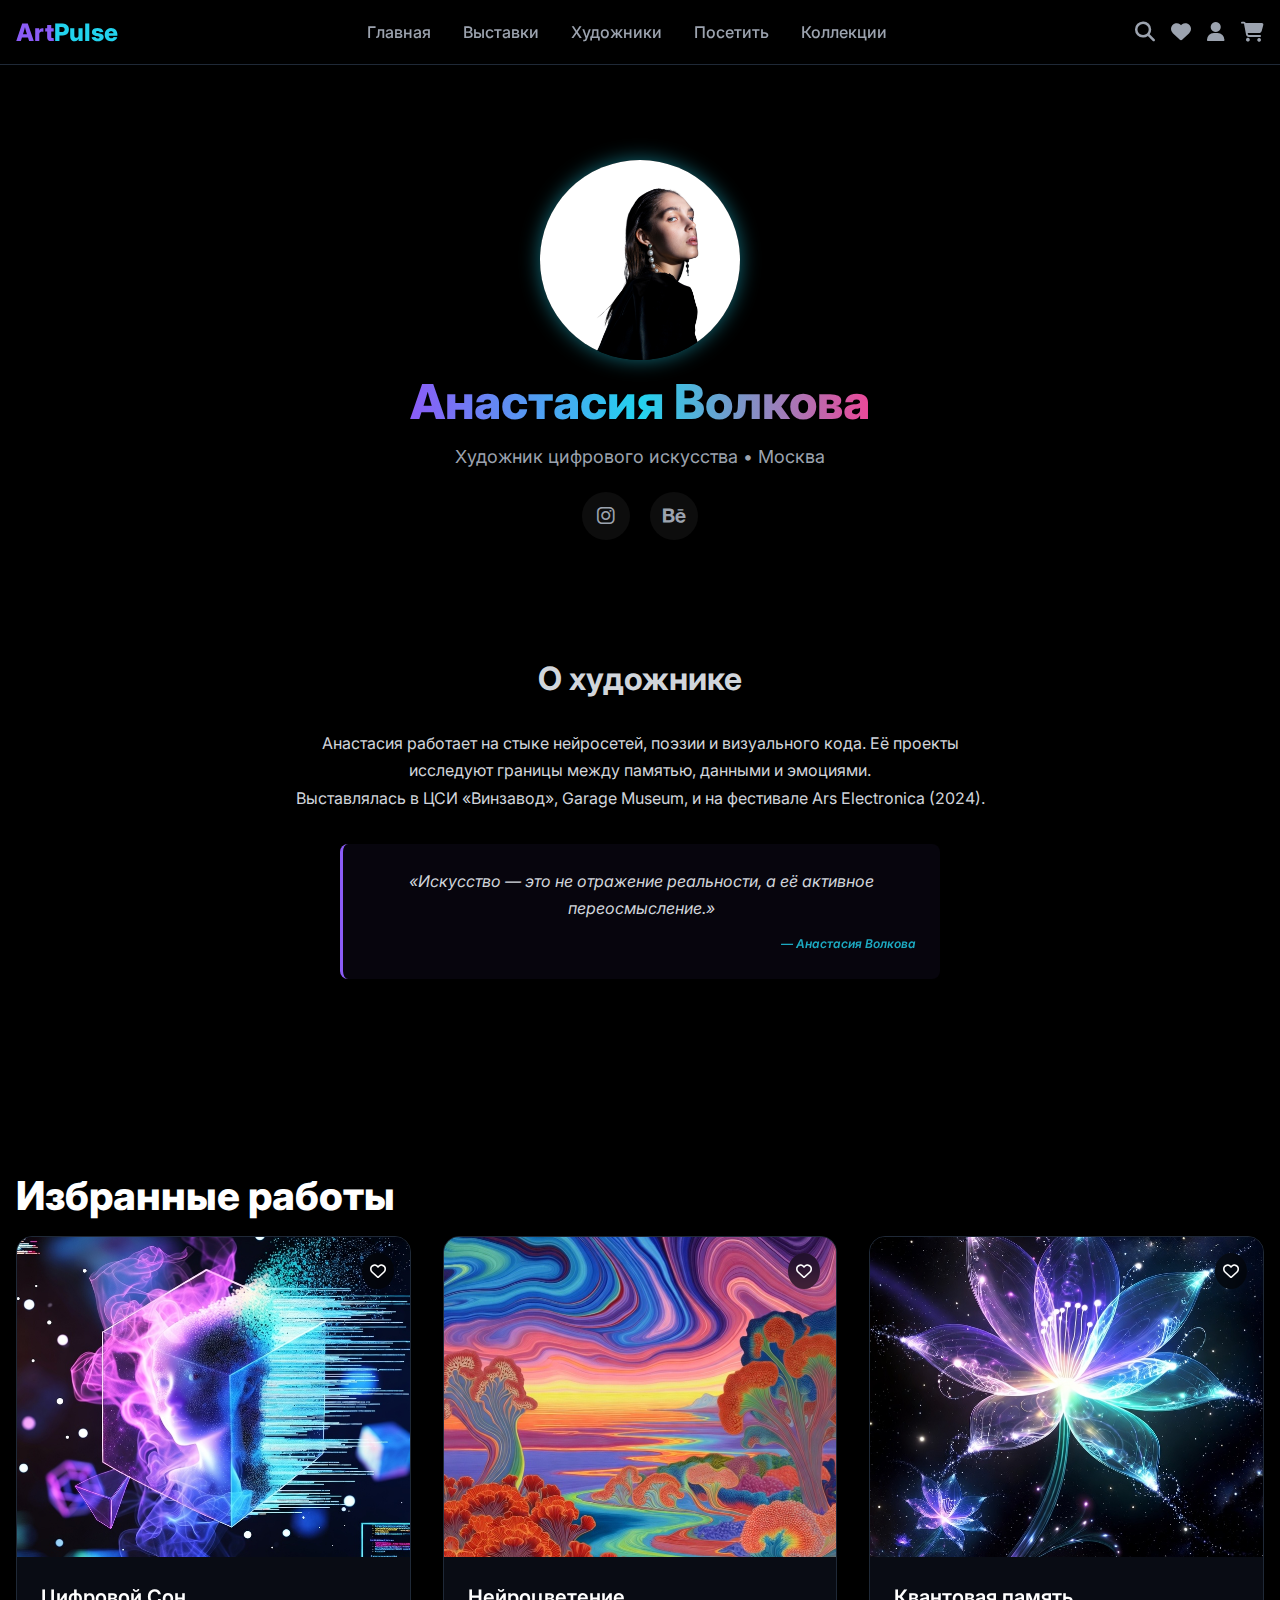
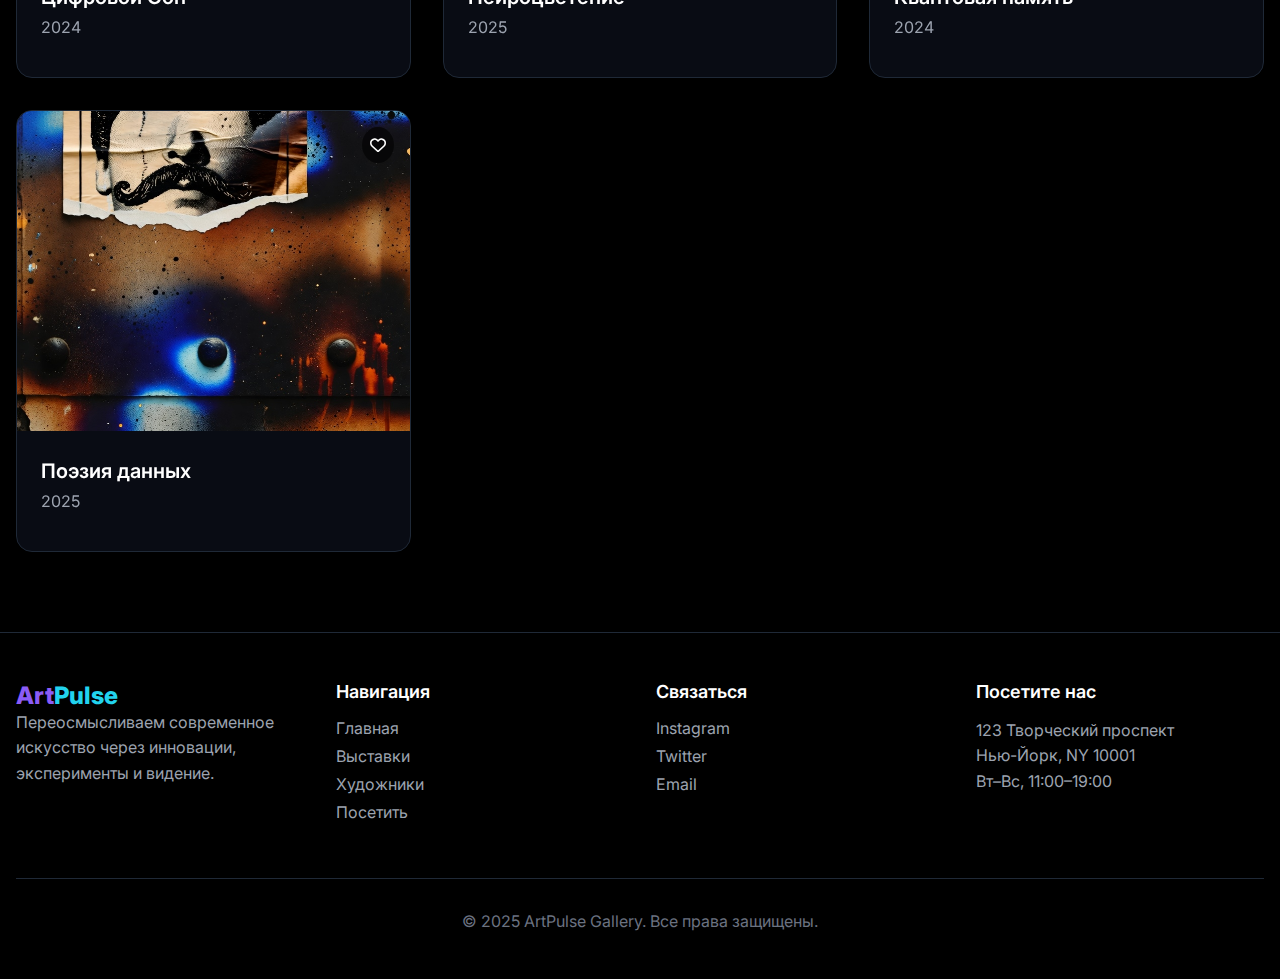
<file: artist.html>
<!DOCTYPE html>
<html lang="ru">
<head>
    <meta charset="UTF-8" />
    <meta name="viewport" content="width=device-width, initial-scale=1.0" />
    <title>Анастасия Волкова — ArtPulse</title>
    <link href="https://fonts.googleapis.com/css2?family=Inter:wght@300;400;500;600;700;800&display=swap" rel="stylesheet" />
    <link rel="stylesheet" href="https://cdnjs.cloudflare.com/ajax/libs/font-awesome/6.4.0/css/all.min.css" />
    <link rel="stylesheet" href="css/style.css" />
</head>
<body>

<!-- Navigation -->
<header class="navbar">
    <div class="nav-container">
        <div class="nav-content">
            <div class="logo"><span>Art</span><span>Pulse</span></div>
            <div class="nav-links">
                <a href="index.html">Главная</a>
                <a href="exhibition.html">Выставки</a>
                <a href="artist.html">Художники</a>
                <a href="visit.html">Посетить</a>
                <a href="#">Коллекции</a>
            </div>
            <div class="nav-icons">
                <i class="fas fa-search"></i>
                <i class="fas fa-heart heart"></i>
                <i class="fas fa-user"></i>
                <i class="fas fa-shopping-cart"></i>
                <button class="mobile-menu-btn"><i class="fas fa-bars"></i></button>
            </div>
        </div>
    </div>
</header>

<!-- Hero with Avatar Over Title -->
<section class="artist-hero">
    <div class="hero-content">
        <!-- Аватар поверх заголовка -->
        <div class="avatar-overlay">
            <img src="assets/images/heroes/37277323_8384925.jpg" alt="Анастасия Волкова" class="artist-avatar">
        </div>
        <h1 class="hero-title gradient-text">Анастасия Волкова</h1>
        <p class="hero-subtitle">Художник цифрового искусства • Москва</p>
        <div class="artist-social">
            <a href="#" class="social-icon"><i class="fab fa-instagram"></i></a>
            <a href="#" class="social-icon"><i class="fab fa-behance"></i></a>
        </div>
    </div>
</section>

<!-- Bio -->
<section class="section">
    <div class="section-container">
        <div class="bio-content">
            <h2>О художнике</h2>
            <p>Анастасия работает на стыке нейросетей, поэзии и визуального кода. Её проекты исследуют границы между памятью, данными и эмоциями.</p>
            <p>Выставлялась в ЦСИ «Винзавод», Garage Museum, и на фестивале Ars Electronica (2024).</p>

            <div class="quote-block">
                «Искусство — это не отражение реальности, а её активное переосмысление.»
                <span class="quote-author">— Анастасия Волкова</span>
            </div>
        </div>
    </div>
</section>

<!-- Works -->
<section class="section">
    <div class="section-container">
        <h2 class="section-title">Избранные работы</h2>
        <div class="artworks-grid">
            <!-- Работа 1 -->
            <div class="artwork-card" data-artwork-id="tsifrovoi-son">
                <img src="assets/images/artworks/digital-dreamscape.jpg" alt="Цифровой Сон" class="artwork-image">
                <div class="artwork-overlay"></div>
                <div class="artwork-favorite"><i class="far fa-heart"></i></div>
                <div class="artwork-info">
                    <h3 class="artwork-title">Цифровой Сон</h3>
                    <p class="artwork-artist">2024</p>
                </div>
            </div>
            <!-- Работа 2 -->
            <div class="artwork-card" data-artwork-id="neyrosveteniye">
                <img src="assets/images/artworks/IMG_8728.JPG" alt="Нейросети" class="artwork-image">
                <div class="artwork-overlay"></div>
                <div class="artwork-favorite"><i class="far fa-heart"></i></div>
                <div class="artwork-info">
                    <h3 class="artwork-title">Нейроцветение</h3>
                    <p class="artwork-artist">2025</p>
                </div>
            </div>
            <!-- Работа 3 -->
            <div class="artwork-card" data-artwork-id="kvantovaya-pamyat">
                <img src="assets/images/artworks/quantum-bloom.jpg" alt="Квантовый Цветок" class="artwork-image">
                <div class="artwork-overlay"></div>
                <div class="artwork-favorite"><i class="far fa-heart"></i></div>
                <div class="artwork-info">
                    <h3 class="artwork-title">Квантовая память</h3>
                    <p class="artwork-artist">2024</p>
                </div>
            </div>
            <!-- Работа 4 -->
            <div class="artwork-card" data-artwork-id="data-poetry">
                <img src="assets/images/artworks/urban-fragments.jpg" alt="Городские Фрагменты" class="artwork-image">
                <div class="artwork-overlay"></div>
                <div class="artwork-favorite"><i class="far fa-heart"></i></div>
                <div class="artwork-info">
                    <h3 class="artwork-title">Поэзия данных</h3>
                    <p class="artwork-artist">2025</p>
                </div>
            </div>
        </div>
    </div>
</section>

<!-- Footer -->
<footer class="footer">
    <div class="footer-container">
        <div class="footer-grid">
            <div class="footer-column">
                <div class="logo"><span>Art</span><span>Pulse</span></div>
                <p>Переосмысливаем современное искусство через инновации, эксперименты и видение.</p>
            </div>
            <div class="footer-column">
                <h3>Навигация</h3>
                <ul class="footer-links">
                    <li><a href="index.html">Главная</a></li>
                    <li><a href="exhibition.html">Выставки</a></li>
                    <li><a href="artist.html">Художники</a></li>
                    <li><a href="visit.html">Посетить</a></li>
                </ul>
            </div>
            <div class="footer-column">
                <h3>Связаться</h3>
                <ul class="footer-links">
                    <li><a href="#">Instagram</a></li>
                    <li><a href="#">Twitter</a></li>
                    <li><a href="#">Email</a></li>
                </ul>
            </div>
            <div class="footer-column">
                <h3>Посетите нас</h3>
                <p>123 Творческий проспект<br>Нью-Йорк, NY 10001<br>Вт–Вс, 11:00–19:00</p>
            </div>
        </div>
        <div class="footer-copyright">
            <p>&copy; 2025 ArtPulse Gallery. Все права защищены.</p>
        </div>
    </div>
</footer>

<!-- Scripts -->
<script src="js/components/favorites.js"></script>
<script src="js/components/navbar.js"></script>
</body>
</html>
</file>
<file: css/style.css>
* {
    margin: 0;
    padding: 0;
    box-sizing: border-box;
}

:root {
    --purple-primary: #8b5cf6;
    --purple-secondary: #7c3aed;
    --cyan-primary: #22d3ee;
    --cyan-secondary: #06b6d4;
    --pink-primary: #ec4899;
    --black-primary: #000000;
    --gray-900: #111827;
    --gray-800: #1f2937;
    --gray-700: #374151;
    --gray-600: #4b5563;
    --gray-500: #6b7280;
    --gray-400: #9ca3af;
    --gray-300: #d1d5db;
    --white: #ffffff;
}

body {
    font-family: 'Inter', sans-serif;
    background-color: var(--black-primary);
    color: var(--white);
    overflow-x: hidden;
}

/* Navigation */
.navbar {
    position: fixed;
    top: 0;
    width: 100%;
    z-index: 1000;
    background: rgba(0, 0, 0, 0.8);
    backdrop-filter: blur(10px);
    border-bottom: 1px solid var(--gray-800);
}

.nav-container {
    max-width: 1280px;
    margin: 0 auto;
    padding: 0 1rem;
}

.nav-content {
    display: flex;
    justify-content: space-between;
    align-items: center;
    height: 4rem;
}

.logo {
    font-size: 1.5rem;
    font-weight: 800;
    cursor: pointer;
}

.logo span:first-child {
    color: var(--purple-primary);
}

.logo span:last-child {
    color: var(--cyan-primary);
}

.nav-links {
    display: flex;
    gap: 2rem;
}

.nav-links a {
    color: var(--gray-400);
    text-decoration: none;
    font-weight: 500;
    transition: all 0.3s ease;
}

.nav-links a:hover {
    color: var(--white);
    transform: translateY(-2px);
}

.mobile-menu-btn {
    display: none;
    background: none;
    border: none;
    color: var(--white);
    font-size: 1.5rem;
    cursor: pointer;
}

.nav-icons {
    display: flex;
    gap: 1rem;
    align-items: center;
}

.nav-icons i {
    color: var(--gray-400);
    font-size: 1.25rem;
    cursor: pointer;
    transition: all 0.3s ease;
}

.nav-icons i:hover {
    color: var(--white);
}

.nav-icons i.heart:hover {
    color: #ef4444;
}

.user-initial {
    display: flex;
    align-items: center;
    justify-content: center;
    width: 24px;
    height: 24px;
    border-radius: 50%;
    background: linear-gradient(90deg, var(--purple-secondary), var(--cyan-secondary));
    color: white;
    font-weight: 600;
    font-size: 0.875rem;
    cursor: pointer;
    transition: all 0.3s ease;
}

.user-initial:hover {
    transform: scale(1.1);
}

/* Modal Styles */
.modal {
    display: none;
    position: fixed;
    z-index: 2000;
    left: 0;
    top: 0;
    width: 100%;
    height: 100%;
    background-color: rgba(0, 0, 0, 0.8);
    backdrop-filter: blur(5px);
    justify-content: center;
    align-items: center;
    padding: 1rem;
}

.modal-content {
    background: var(--gray-900);
    border: 1px solid var(--gray-800);
    border-radius: 1rem;
    padding: 2rem;
    max-width: 400px;
    width: 100%;
    position: relative;
    animation: slideIn 0.3s ease-out;
}

@keyframes slideIn {
    from { transform: translateY(50px); opacity: 0; }
    to { transform: translateY(0); opacity: 1; }
}

.close {
    position: absolute;
    top: 1rem;
    right: 1rem;
    font-size: 1.5rem;
    cursor: pointer;
    color: var(--gray-400);
    transition: color 0.3s ease;
}

.close:hover {
    color: var(--white);
}

.modal h2 {
    margin-bottom: 1.5rem;
    text-align: center;
    color: var(--white);
}

.tabs {
    display: flex;
    gap: 0.5rem;
    margin-bottom: 1.5rem;
}

.tab-btn {
    flex: 1;
    padding: 0.75rem;
    background: rgba(255, 255, 255, 0.05);
    border: none;
    border-radius: 0.5rem;
    color: var(--gray-400);
    cursor: pointer;
    transition: all 0.3s ease;
    font-weight: 500;
}

.tab-btn.active {
    background: linear-gradient(90deg, var(--purple-secondary), var(--cyan-secondary));
    color: var(--white);
}

.auth-form {
    display: flex;
    flex-direction: column;
    gap: 1rem;
}

.auth-form input {
    padding: 0.75rem;
    border: 1px solid var(--gray-600);
    border-radius: 0.5rem;
    background: rgba(255, 255, 255, 0.05);
    color: var(--white);
    font-family: inherit;
}

.auth-form input:focus {
    outline: none;
    border-color: var(--purple-primary);
    box-shadow: 0 0 0 2px rgba(139, 92, 246, 0.2);
}

.auth-form button {
    padding: 0.75rem;
    background: linear-gradient(90deg, var(--purple-secondary), var(--cyan-secondary));
    border: none;
    border-radius: 0.5rem;
    color: var(--white);
    font-weight: 600;
    cursor: pointer;
    transition: all 0.3s ease;
}

.auth-form button:hover {
    transform: scale(1.02);
    box-shadow: 0 5px 15px rgba(139, 92, 246, 0.3);
}

.forgot-password {
    color: var(--cyan-primary);
    text-decoration: none;
    font-size: 0.875rem;
    text-align: center;
    margin-top: 0.5rem;
}

.forgot-password:hover {
    text-decoration: underline;
}

/* Hero Section */
.hero {
    height: 100vh;
    display: flex;
    align-items: center;
    justify-content: center;
    position: relative;
    overflow: hidden;
}

.hero::before {
    content: '';
    position: absolute;
    top: 0;
    left: 0;
    right: 0;
    bottom: 0;
    background: linear-gradient(135deg, rgba(139, 92, 246, 0.1) 0%, rgba(0, 0, 0, 0.8) 50%, rgba(34, 211, 238, 0.1) 100%);
    z-index: 1;
}

.hero-content {
    text-align: center;
    max-width: 896px;
    margin: 0 auto;
    padding: 0 1rem;
    position: relative;
    z-index: 2;
}

.hero-title {
    font-size: 4rem;
    font-weight: 800;
    margin-bottom: 1.5rem;
    background: linear-gradient(90deg, var(--purple-primary), var(--cyan-primary), var(--pink-primary));
    -webkit-background-clip: text;
    -webkit-text-fill-color: transparent;
    background-clip: text;
}

.hero-subtitle {
    font-size: 1.25rem;
    color: var(--gray-400);
    margin-bottom: 2rem;
    line-height: 1.6;
}

.hero-btn {
    background: linear-gradient(90deg, var(--purple-secondary), var(--cyan-secondary));
    color: var(--white);
    padding: 1rem 2rem;
    border-radius: 9999px;
    font-weight: 600;
    font-size: 1.125rem;
    text-decoration: none;
    display: inline-flex;
    align-items: center;
    gap: 0.5rem;
    transition: all 0.3s ease;
}

.hero-btn:hover {
    transform: scale(1.05);
    box-shadow: 0 10px 25px rgba(139, 92, 246, 0.3);
}

/* Floating shapes */
.floating-shape {
    position: absolute;
    border: 1px solid;
    opacity: 0.3;
    z-index: 1;
}

.shape-1 {
    top: 5rem;
    left: 2.5rem;
    width: 5rem;
    height: 5rem;
    border-color: var(--purple-primary);
    transform: rotate(45deg);
}

.shape-2 {
    bottom: 8rem;
    right: 5rem;
    width: 4rem;
    height: 4rem;
    border-color: var(--cyan-primary);
    border-radius: 50%;
}

.shape-3 {
    top: 50%;
    left: 5rem;
    width: 3rem;
    height: 3rem;
    border-color: var(--pink-primary);
    transform: rotate(12deg);
}

/* Section styling */
.section {
    padding: 5rem 1rem;
}

.section-container {
    max-width: 1280px;
    margin: 0 auto;
}

.section-header {
    text-align: center;
    margin-bottom: 4rem;
}

.section-title {
    font-size: 2.5rem;
    font-weight: 800;
    margin-bottom: 1rem;
}

.section-subtitle {
    color: var(--gray-400);
    font-size: 1.125rem;
    max-width: 640px;
    margin: 0 auto;
    line-height: 1.6;
}

/* Featured Artworks */
.artworks-grid {
    display: grid;
    grid-template-columns: repeat(auto-fit, minmax(300px, 1fr));
    gap: 2rem;
}

.artwork-card {
    background: rgba(17, 24, 39, 0.5);
    backdrop-filter: blur(10px);
    border: 1px solid var(--gray-800);
    border-radius: 1rem;
    overflow: hidden;
    transition: all 0.5s ease;
    position: relative;
}

.artwork-card:hover {
    border-color: rgba(139, 92, 246, 0.5);
    transform: translateY(-10px);
}

.artwork-image {
    width: 100%;
    height: 20rem;
    object-fit: cover;
    transition: transform 0.5s ease;
}

.artwork-card:hover .artwork-image {
    transform: scale(1.1);
}

.artwork-overlay {
    position: absolute;
    top: 0;
    left: 0;
    right: 0;
    bottom: 0;
    background: linear-gradient(to top, rgba(0, 0, 0, 0.8), transparent);
    opacity: 0;
    transition: opacity 0.3s ease;
}

.artwork-card:hover .artwork-overlay {
    opacity: 1;
}

.artwork-favorite {
    position: absolute;
    top: 1rem;
    right: 1rem;
    background: rgba(0, 0, 0, 0.6);
    backdrop-filter: blur(10px);
    border-radius: 50%;
    padding: 0.5rem;
    cursor: pointer;
    transition: all 0.3s ease;
}

.artwork-favorite:hover {
    background: rgba(0, 0, 0, 0.8);
}

.artwork-favorite.favorited i {
    color: #ef4444;
}

.artwork-info {
    padding: 1.5rem;
}

.artwork-title {
    font-size: 1.25rem;
    font-weight: 600;
    margin-bottom: 0.5rem;
}

.artwork-artist {
    color: var(--gray-400);
    margin-bottom: 1rem;
}

.artwork-meta {
    display: flex;
    justify-content: space-between;
    align-items: center;
}

.artwork-medium {
    font-size: 0.875rem;
    color: var(--gray-500);
}

.artwork-price {
    font-weight: 700;
    color: var(--purple-primary);
}

/* Carousel */
.carousel-container {
    position: relative;
    max-width: 1200px;
    margin: 0 auto;
}

.carousel-slide {
    position: relative;
    height: 36rem;
    border-radius: 1.5rem;
    overflow: hidden;
    background: rgba(17, 24, 39, 0.3);
    backdrop-filter: blur(10px);
    border: 1px solid var(--gray-800);
}

.carousel-video {
    width: 100%;
    height: 100%;
    object-fit: cover;
    display: block;
}

.carousel-overlay {
    position: absolute;
    top: 0;
    left: 0;
    right: 0;
    bottom: 0;
    background: linear-gradient(to top, rgba(0, 0, 0, 0.9), transparent);
}

.carousel-content {
    position: absolute;
    bottom: 2rem;
    left: 2rem;
    max-width: 480px;
    color: var(--white);
    z-index: 2;
}

.carousel-title {
    font-size: 2rem;
    font-weight: 700;
    margin-bottom: 0.5rem;
}

.carousel-artist {
    color: var(--gray-300);
    margin-bottom: 1rem;
}

.carousel-description {
    color: var(--gray-400);
    font-size: 0.875rem;
    margin-bottom: 1rem;
    line-height: 1.5;
}

.carousel-meta {
    display: flex;
    align-items: center;
    gap: 1rem;
}

.carousel-price {
    font-weight: 700;
    color: var(--cyan-primary);
    font-size: 1.125rem;
}

.carousel-medium {
    color: var(--gray-500);
    font-size: 0.875rem;
}

.carousel-nav {
    position: absolute;
    top: 50%;
    transform: translateY(-50%);
    background: rgba(0, 0, 0, 0.6);
    backdrop-filter: blur(10px);
    border: none;
    color: var(--white);
    width: 3rem;
    height: 3rem;
    border-radius: 50%;
    cursor: pointer;
    display: flex;
    align-items: center;
    justify-content: center;
    transition: all 0.3s ease;
    z-index: 3;
}

.carousel-nav:hover {
    background: rgba(0, 0, 0, 0.8);
    transform: translateY(-50%) scale(1.1);
}

.carousel-prev {
    left: 1rem;
}

.carousel-next {
    right: 1rem;
}

.carousel-play {
    position: absolute;
    bottom: 1rem;
    right: 1rem;
    background: rgba(0, 0, 0, 0.6);
    backdrop-filter: blur(10px);
    border: none;
    color: var(--white);
    width: 2.5rem;
    height: 2.5rem;
    border-radius: 50%;
    cursor: pointer;
    display: flex;
    align-items: center;
    justify-content: center;
    transition: all 0.3s ease;
    z-index: 3;
}

.carousel-play:hover {
    background: rgba(0, 0, 0, 0.8);
}

.carousel-indicators {
    position: absolute;
    bottom: 1rem;
    left: 50%;
    transform: translateX(-50%);
    display: flex;
    gap: 0.5rem;
    z-index: 3;
}

.indicator {
    width: 0.5rem;
    height: 0.5rem;
    border-radius: 50%;
    background: var(--gray-600);
    cursor: pointer;
    transition: all 0.3s ease;
}

.indicator.active {
    background: var(--white);
    width: 2rem;
}

/* About Section */
.about-container {
    display: block;
    gap: 4rem;
    align-items: center;
}

.about-content h2 {
    font-size: 2.5rem;
    font-weight: 800;
    margin-bottom: 1.5rem;
    line-height: 1.2;
}

.about-content p {
    color: var(--gray-300);
    font-size: 1.125rem;
    margin-bottom: 1.5rem;
    line-height: 1.6;
}

.about-content p:last-child {
    color: var(--gray-400);
    margin-bottom: 2rem;
}

.about-btn {
    background: linear-gradient(90deg, var(--cyan-secondary), var(--purple-secondary));
    color: var(--white);
    padding: 1rem 2rem;
    border-radius: 9999px;
    font-weight: 600;
    font-size: 1.125rem;
    text-decoration: none;
    display: inline-block;
    transition: all 0.3s ease;
}

.about-btn:hover {
    transform: scale(1.05);
    box-shadow: 0 10px 25px rgba(34, 211, 238, 0.3);
}

.about-images {
    position: relative;
}

.about-grid {
    display: grid;
    grid-template-columns: 1fr 1fr;
    gap: 1rem;
}

.about-image {
    width: 100%;
    height: 16rem;
    object-fit: cover;
    border-radius: 1rem;
}

.about-image:first-child {
    grid-column: 1 / -1;
}

.quote-box {
    position: absolute;
    top: -1rem;
    right: -1rem;
    background: linear-gradient(90deg, var(--purple-secondary), var(--cyan-secondary));
    padding: 1.5rem;
    border-radius: 1rem;
    max-width: 16rem;
}

.about-images {
    position: relative; /* ← критично для quote-box */
}

.quote-text {
    font-size: 0.875rem;
    font-style: italic;
    line-height: 1.5;
}

.quote-author {
    font-size: 0.75rem;
    opacity: 0.8;
    margin-top: 0.5rem;
}

/* Footer */
.footer {
    padding: 3rem 1rem;
    border-top: 1px solid var(--gray-800);
}

.footer-container {
    max-width: 1280px;
    margin: 0 auto;
}

.footer-grid {
    display: grid;
    grid-template-columns: repeat(auto-fit, minmax(200px, 1fr));
    gap: 2rem;
    margin-bottom: 3rem;
}

.footer-column h3 {
    font-size: 1.125rem;
    font-weight: 600;
    margin-bottom: 1rem;
}

.footer-column p {
    color: var(--gray-400);
    line-height: 1.6;
}

.footer-links {
    list-style: none;
}

.footer-links li {
    margin-bottom: 0.5rem;
}

.footer-links a {
    color: var(--gray-400);
    text-decoration: none;
    transition: all 0.3s ease;
}

.footer-links a:hover {
    color: var(--white);
}

.footer-copyright {
    text-align: center;
    padding-top: 2rem;
    border-top: 1px solid var(--gray-800);
    color: var(--gray-500);
}

/* Desktop: always visible */
.nav-links {
    display: flex;
    gap: 2rem;
}

/* Mobile: hidden by default */
@media (max-width: 768px) {
    .nav-links {
        position: fixed;
        top: 4rem;
        left: 0;
        right: 0;
        background: rgba(0, 0, 0, 0.95);
        flex-direction: column;
        align-items: center;
        padding: 2rem 0;
        gap: 1.5rem;
        z-index: 2000;
        border-bottom: 1px solid var(--gray-800);
        display: none; /* ← КЛЮЧЕВО */
    }

    .nav-links.active {
        display: flex;
    }

    .mobile-menu-btn {
        display: block;
    }

    .hero-title {
        font-size: 2.5rem;
    }

    .hero-subtitle {
        font-size: 1rem;
    }

    /* About Section — мобильная адаптация */
    .about-container {
        grid-template-columns: 1fr;
        gap: 2rem;
        text-align: center;
    }

    .about-content h2 {
        font-size: 2rem;
        text-align: center;
    }

    .about-content p {
        font-size: 1rem;
        text-align: center;
    }

    .about-btn {
        display: block;
        text-align: center;
        max-width: 250px;
        margin: 1.5rem auto 2rem;
    }

    .quote-box {
        display: none;
    }

    .about-image:first-child {
        height: 12rem;
    }

    .carousel-slide {
        height: 32rem;
    }

    .carousel-content {
        max-width: 100%;
    }

    .carousel-title {
        font-size: 1.5rem;
    }

    /* Developer Section */
    .developer-card {
        flex-direction: column;
        text-align: center;
    }
}

/* === Logout Modal === */
.logout-modal {
    background: rgba(17, 24, 39, 0.8);
    backdrop-filter: blur(10px);
    border: 1px solid var(--gray-800);
    border-radius: 1rem;
    padding: 2rem;
    max-width: 400px;
    width: 100%;
    text-align: center;
    animation: fadeInUp 0.3s ease-out;
}

@keyframes fadeInUp {
    from { opacity: 0; transform: translateY(20px); }
    to { opacity: 1; transform: translateY(0); }
}

.modal-header {
    display: flex;
    align-items: center;
    gap: 0.75rem;
    margin-bottom: 1rem;
}

.modal-header i {
    color: var(--pink-primary);
    font-size: 1.5rem;
}

.logout-modal h3 {
    font-size: 1.5rem;
    font-weight: 700;
    color: var(--white);
    margin: 0;
}

.logout-modal p {
    color: var(--gray-400);
    font-size: 0.95rem;
    line-height: 1.6;
    margin: 1rem 0 1.5rem;
}

.modal-actions {
    display: flex;
    gap: 1rem;
    justify-content: center;
    flex-wrap: wrap;
}

.btn-primary, .btn-secondary {
    padding: 0.75rem 1.5rem;
    border: none;
    border-radius: 9999px;
    font-weight: 600;
    font-size: 0.875rem;
    cursor: pointer;
    transition: all 0.3s ease;
    display: flex;
    align-items: center;
    gap: 0.5rem;
    font-family: 'Inter', sans-serif;
    min-width: 100px;
    text-align: center;
}

.btn-primary {
    background: linear-gradient(90deg, var(--purple-secondary), var(--cyan-secondary));
    color: var(--white);
}

.btn-primary:hover {
    transform: scale(1.03);
    box-shadow: 0 5px 15px rgba(139, 92, 246, 0.4);
}

.btn-secondary {
    background: rgba(255, 255, 255, 0.05);
    color: var(--gray-300);
    border: 1px solid var(--gray-700);
}

.btn-secondary:hover {
    background: rgba(255, 255, 255, 0.1);
    color: var(--white);
    border-color: var(--gray-600);
}

.btn-primary i, .btn-secondary i {
    font-size: 0.875rem;
}

@keyframes fadeOutDown {
    from { opacity: 1; transform: translateY(0); }
    to { opacity: 0; transform: translateY(20px); }
}

.logout-modal.close-animation {
    animation: fadeOutDown 0.3s ease-out forwards;
}

/* Developer Section */
.developer-section {
    background: rgba(0, 0, 0, 0.3);
}

.developer-card {
    display: flex;
    gap: 2rem;
    align-items: center;
    background: rgba(17, 24, 39, 0.5);
    border: 1px solid var(--gray-800);
    border-radius: 1rem;
    padding: 2rem;
}

.developer-avatar {
    width: 100px;
    height: 100px;
    border-radius: 50%;
    object-fit: cover;
    border: 2px solid var(--purple-primary);
}

.developer-content h3 {
    font-size: 1.5rem;
    margin-bottom: 0.5rem;
}

.developer-role {
    color: var(--cyan-primary);
    margin-bottom: 1rem;
    font-weight: 500;
}

.developer-links {
    display: flex;
    gap: 1rem;
    margin-top: 1rem;
}

.developer-links a {
    color: var(--gray-300);
    text-decoration: none;
    display: flex;
    align-items: center;
    gap: 0.5rem;
    transition: color 0.3s;
}

.developer-links a:hover {
    color: var(--white);
}

/* Artist Page */
.artist-hero {
    padding-top: 10rem;
    background: linear-gradient(rgba(0, 0, 0, 0.9), rgba(0, 0, 0, 0.95));
    display: flex;
    flex-direction: column;
    align-items: center;
    justify-content: flex-start;
    min-height: 40vh;
}

.avatar-container {
    width: 220px;
    height: 220px;
    border-radius: 50%;
    background: var(--gray-900);
    display: flex;
    align-items: center;
    justify-content: center;
    box-shadow: 0 0 30px rgba(34, 211, 238, 0.3);
    margin: 1.5rem 0 1rem;
    position: relative;
    overflow: hidden;
}

.artist-avatar {
    width: 200px;
    height: 200px;
    border-radius: 50%;
    object-fit: cover;
    box-shadow: 0 0 20px rgba(34, 211, 238, 0.5);
}

.hero-title {
    font-size: 3rem;
    margin: 0.5rem 0 0.75rem;
    font-weight: 800;
    background: linear-gradient(90deg, var(--purple-primary), var(--cyan-primary), var(--pink-primary));
    -webkit-background-clip: text;
    -webkit-text-fill-color: transparent;
    background-clip: text;
    text-align: center;
}

.hero-subtitle {
    color: var(--gray-400);
    margin-bottom: 1.25rem;
    font-size: 1.125rem;
    text-align: center;
}

.artist-social {
    display: flex;
    justify-content: center;
    gap: 1.25rem;
    margin-bottom: 2rem;
}

.social-icon {
    width: 48px;
    height: 48px;
    border-radius: 50%;
    background: rgba(255, 255, 255, 0.05);
    display: flex;
    align-items: center;
    justify-content: center;
    color: var(--gray-400);
    font-size: 1.25rem;
    transition: all 0.3s ease;
    box-shadow: 0 4px 12px rgba(0, 0, 0, 0.2);
    text-decoration: none;
}

.social-icon:hover {
    background: linear-gradient(90deg, var(--purple-secondary), var(--cyan-secondary));
    color: white;
    transform: translateY(-3px) scale(1.05);
}

.bio-section {
    background: rgba(0, 0, 0, 0.2);
    padding: 4rem 0;
}

.bio-content {
    max-width: 720px;
    margin: 0 auto;
    line-height: 1.7;
    color: var(--gray-300);
    text-align: center;
}

.bio-content h2 {
    font-size: 2rem;
    margin-bottom: 1.5rem;
    font-weight: 700;
}

.quote-block {
    background: rgba(139, 92, 246, 0.05);
    border-left: 3px solid var(--purple-primary);
    padding: 1.5rem;
    margin: 2rem auto;
    max-width: 600px;
    font-style: italic;
    border-radius: 0.5rem;
}

.quote-author {
    display: block;
    text-align: right;
    color: var(--cyan-primary);
    font-weight: 600;
    margin-top: 0.75rem;
}

/* Visit Page */
.visit-hero {
    height: 50vh;
    background:
            linear-gradient(rgba(0, 0, 0, 0.85), rgba(0, 0, 0, 0.9)),
            url('assets/images/visit/869.jpg') center/cover no-repeat;
    display: flex;
    align-items: center;
    justify-content: center;
    position: relative;
    overflow: hidden;
}

.visit-hero::before {
    content: '';
    position: absolute;
    top: 0; left: 0; right: 0; bottom: 0;
    background: radial-gradient(circle at 30% 70%, rgba(139, 92, 246, 0.1), transparent 40%);
    z-index: 1;
}

.visit-hero h1 {
    font-size: 2.5rem;
    font-weight: 800;
    background: linear-gradient(90deg, var(--purple-primary), var(--cyan-primary));
    -webkit-background-clip: text;
    -webkit-text-fill-color: transparent;
    background-clip: text;
    text-align: center;
    max-width: 800px;
    margin: 0 auto;
    padding: 0 1rem;
    z-index: 2;
    line-height: 1.3;
}

.detail-card {
    background: rgba(17, 24, 39, 0.5);
    border: 1px solid var(--gray-800);
    border-radius: 1rem;
    padding: 1.5rem;
    text-align: center;
    transition: all 0.3s ease;
    backdrop-filter: blur(5px);
}

.detail-card:hover {
    border-color: var(--cyan-primary);
    transform: translateY(-5px);
    box-shadow: 0 10px 25px rgba(34, 211, 238, 0.1);
}

.detail-card i {
    font-size: 2rem;
    margin-bottom: 1rem;
    color: var(--cyan-primary);
}

.detail-card h3 {
    margin-bottom: 0.75rem;
    font-size: 1.25rem;
}

/* Contact Form */
.contact-form {
    max-width: 600px;
    margin: 0 auto;
    background: rgba(17, 24, 39, 0.5);
    border: 1px solid var(--gray-800);
    border-radius: 1rem;
    padding: 2rem;
    backdrop-filter: blur(10px);
    box-shadow: 0 10px 30px rgba(0, 0, 0, 0.3);
}

.contact-form h2 {
    text-align: center;
    margin-bottom: 1.75rem;
    font-size: 1.875rem;
    font-weight: 700;
    background: linear-gradient(90deg, var(--purple-primary), var(--cyan-primary));
    -webkit-background-clip: text;
    -webkit-text-fill-color: transparent;
    background-clip: text;
    position: relative;
}

.contact-form h2::after {
    content: '';
    display: block;
    width: 50px;
    height: 3px;
    background: linear-gradient(90deg, var(--purple-primary), var(--cyan-primary));
    margin: 0.75rem auto 0;
    border-radius: 3px;
}

.form-group {
    margin-bottom: 1.25rem;
}

.form-group label {
    display: block;
    margin-bottom: 0.5rem;
    font-weight: 500;
    color: var(--gray-300);
    font-size: 0.9rem;
}

.form-group input,
.form-group textarea {
    width: 100%;
    padding: 0.875rem 1rem;
    border: 1px solid var(--gray-700);
    border-radius: 0.75rem;
    background: rgba(30, 41, 59, 0.4);
    color: var(--white);
    font-family: 'Inter', sans-serif;
    font-size: 1rem;
    transition: all 0.3s ease;
    outline: none;
}

.form-group input:focus,
.form-group textarea:focus {
    border-color: var(--cyan-primary);
    box-shadow: 0 0 0 3px rgba(34, 211, 238, 0.2);
}

.form-group textarea {
    min-height: 140px;
    resize: vertical;
}

.form-btn {
    width: 100%;
    padding: 1rem;
    background: linear-gradient(90deg, var(--purple-secondary), var(--cyan-secondary));
    color: var(--white);
    border: none;
    border-radius: 0.75rem;
    font-weight: 600;
    font-size: 1.125rem;
    cursor: pointer;
    transition: all 0.3s ease;
    display: flex;
    align-items: center;
    justify-content: center;
    gap: 0.5rem;
}

.form-btn:hover {
    transform: translateY(-2px);
    box-shadow: 0 6px 16px rgba(139, 92, 246, 0.4);
}

.form-group input::placeholder,
.form-group textarea::placeholder {
    color: var(--gray-500);
}

.form-group:focus-within label {
    color: var(--cyan-primary);
    transform: scale(0.95);
    transition: all 0.2s ease;
}

/* Mobile tweaks for components */
@media (max-width: 768px) {
    .visit-hero { height: 40vh; }
    .visit-hero h1 { font-size: 2rem; }
    .detail-card { padding: 1rem; }

    .about-content h2 {
        font-size: 2rem;
        text-align: center;
    }

    .about-content p {
        font-size: 1rem;
        text-align: center;
    }

    .about-btn {
        display: block;
        text-align: center;
        max-width: 250px;
        margin: 1.5rem auto 2rem;
    }

    .contact-form {
        padding: 1.5rem;
    }

    .contact-form h2 {
        font-size: 1.5rem;
    }

    .form-group input,
    .form-group textarea {
        padding: 0.75rem;
        font-size: 0.95rem;
    }

    .artist-hero { min-height: 30vh; padding-top: 2rem; }
    .avatar-container { width: 180px; height: 180px; margin: 1rem 0 0.75rem; }
    .artist-avatar { width: 160px; height: 160px; }
    .hero-title { font-size: 2.25rem; }
}
</file>
